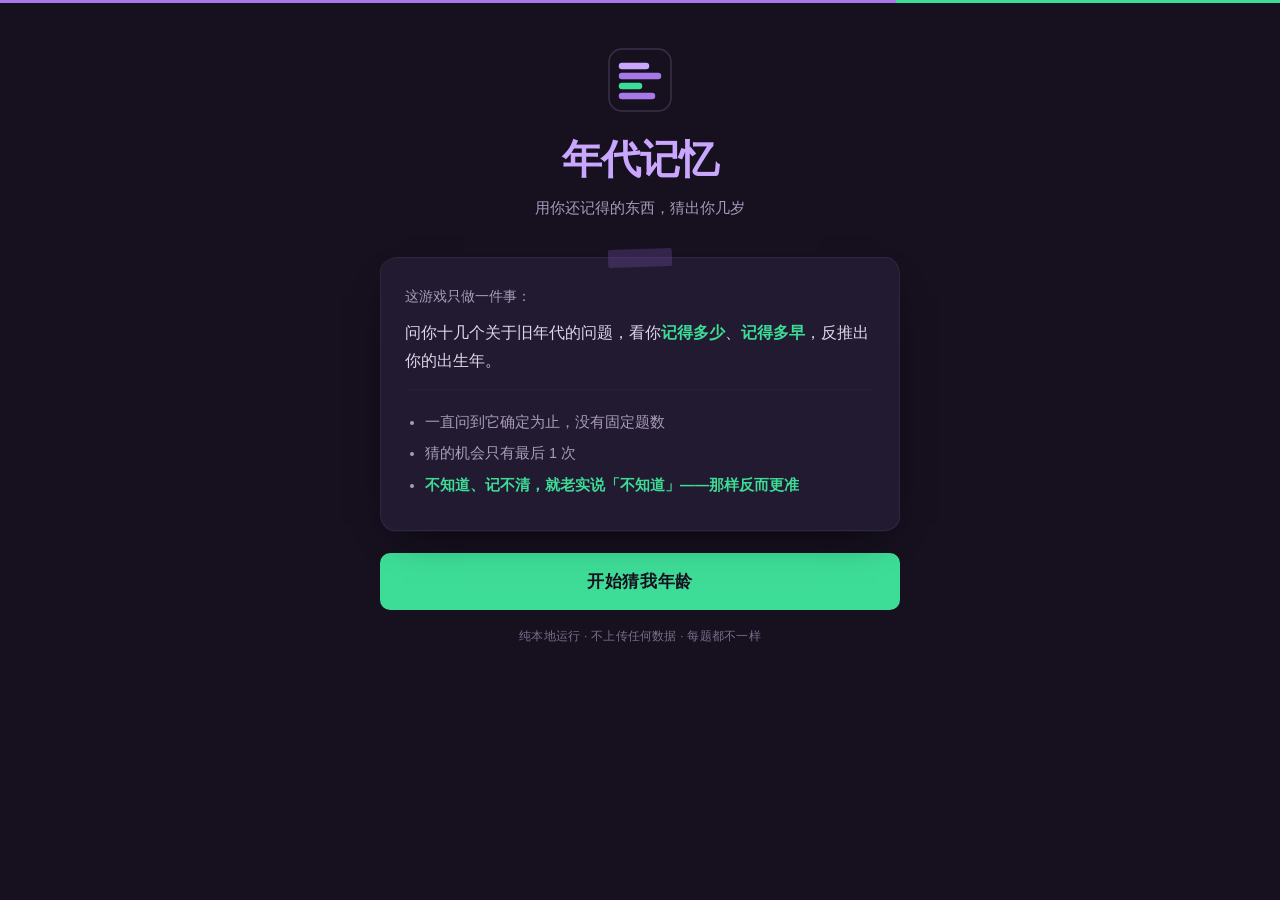
<file: age-memory/index.html>
<!DOCTYPE html>
<html lang="zh-CN">
<head>
<meta charset="utf-8">
<meta name="viewport" content="width=device-width, initial-scale=1, viewport-fit=cover">
<title>年代记忆 · 猜你的年龄</title>
<meta name="description" content="用你还记得的年代物件，猜猜你几岁。">
<link rel="icon" type="image/svg+xml" href="logo.svg">
<meta name="theme-color" content="#16101f">
<link rel="stylesheet" href="style.css">
</head>
<body>

<!-- ============ 标题页 ============ -->
<section class="view on" id="v-title">
  <div class="stage">
    <img class="badge-k" src="logo.svg" alt="" width="52" height="52">
    <h1 class="big">年代记忆</h1>
    <p class="sub">用你还记得的东西，猜出你几岁</p>

    <div class="card taped intro">
      <p class="lead">这游戏只做一件事：</p>
      <p>问你十几个关于旧年代的问题，看你<strong>记得多少</strong>、<strong>记得多早</strong>，反推出你的出生年。</p>
      <ul class="rules">
        <li>一直问到它确定为止，没有固定题数</li>
        <li>猜的机会只有最后 1 次</li>
        <li><strong>不知道、记不清，就老实说「不知道」——那样反而更准</strong></li>
      </ul>
    </div>

    <button class="btn big-btn" id="btnStart">开始猜我年龄</button>
    <p class="tiny">纯本地运行 · 不上传任何数据 · 每题都不一样</p>
  </div>
</section>

<!-- ============ 答题页 ============ -->
<section class="view" id="v-quiz">
  <div class="stage quiz-stage">
    <div class="prog">
      <div class="prog-bar"><i id="progFill"></i></div>
      <div class="prog-txt"><span id="qNo">第 1 题</span><span id="qPct">0%</span></div>
    </div>

    <div class="card taped qcard" id="qcard">
      <div class="qkind" id="qKind">年代回忆</div>
      <h2 class="qtitle" id="qTitle"></h2>
      <p class="qdesc" id="qDesc"></p>
      <p class="qask" id="qAsk"></p>
    </div>

    <div class="opts" id="opts"></div>
    <button class="btn ghost" id="btnGiveUp">跳过这道</button>
  </div>
</section>

<!-- ============ 揭晓页 ============ -->
<section class="view" id="v-reveal">
  <div class="stage">
    <div class="dots"><i></i><i></i><i></i></div>
    <p class="reveal-lead">我看你的记忆应该是——</p>
    <div class="stamp-wrap">
      <div class="age-big"><span id="guessAge">28</span><small>岁</small></div>
      <div class="stamp" id="stamp">猜</div>
    </div>
    <p class="reveal-note">一共问了 <b id="qTotal">0</b> 题</p>

    <div class="ask-real">
      <p class="ask-t">猜得准吗？</p>
      <div class="btn-row">
        <button class="btn" id="btnRight">猜中了</button>
        <button class="btn ghost" id="btnWrong">没猜中，我来填</button>
      </div>
      <div class="age-input" id="ageInput" hidden>
        <label>你的真实年龄</label>
        <div class="row-in">
          <input type="number" id="realAge" min="15" max="55" inputmode="numeric" placeholder="比如 32">
          <button class="btn" id="btnSubmitAge">确定</button>
        </div>
      </div>
      <button class="btn link" id="btnSkip">跳过，直接看结果</button>
    </div>
  </div>
</section>

<!-- ============ 结果页 ============ -->
<section class="view" id="v-result">
  <div class="stage">
    <h1 class="big sm">你的年代记忆</h1>

    <div class="card verdict" id="verdict"></div>

    <div class="card strata-card">
      <h2 class="sec-t">记忆的地层</h2>
      <p class="sec-d">你在每个年代的东西上，记得有多深</p>
      <div class="strata" id="strata"></div>
      <p class="strata-tip" id="strataTip"></p>
    </div>

    <div class="card" id="keyCard">
      <h2 class="sec-t">出卖你的那一题</h2>
      <p class="key-q" id="keyQ"></p>
      <p class="key-note" id="keyNote"></p>
    </div>

    <details class="log">
      <summary>看完整答题记录</summary>
      <ol id="logList"></ol>
    </details>

    <div class="share-card" id="shareCard">
      <p class="share-tip">长按下面这张图保存，转发给朋友</p>
      <img id="shareImg" alt="我的成绩，长按保存转发">
    </div>

    <div class="btn-row">
      <button class="btn" id="btnAgain">再玩一次</button>
    </div>
  </div>
</section>

<canvas id="shot" width="1080" height="1640" hidden></canvas>

<script type="module" src="game.js"></script>
</body>
</html>
</file>
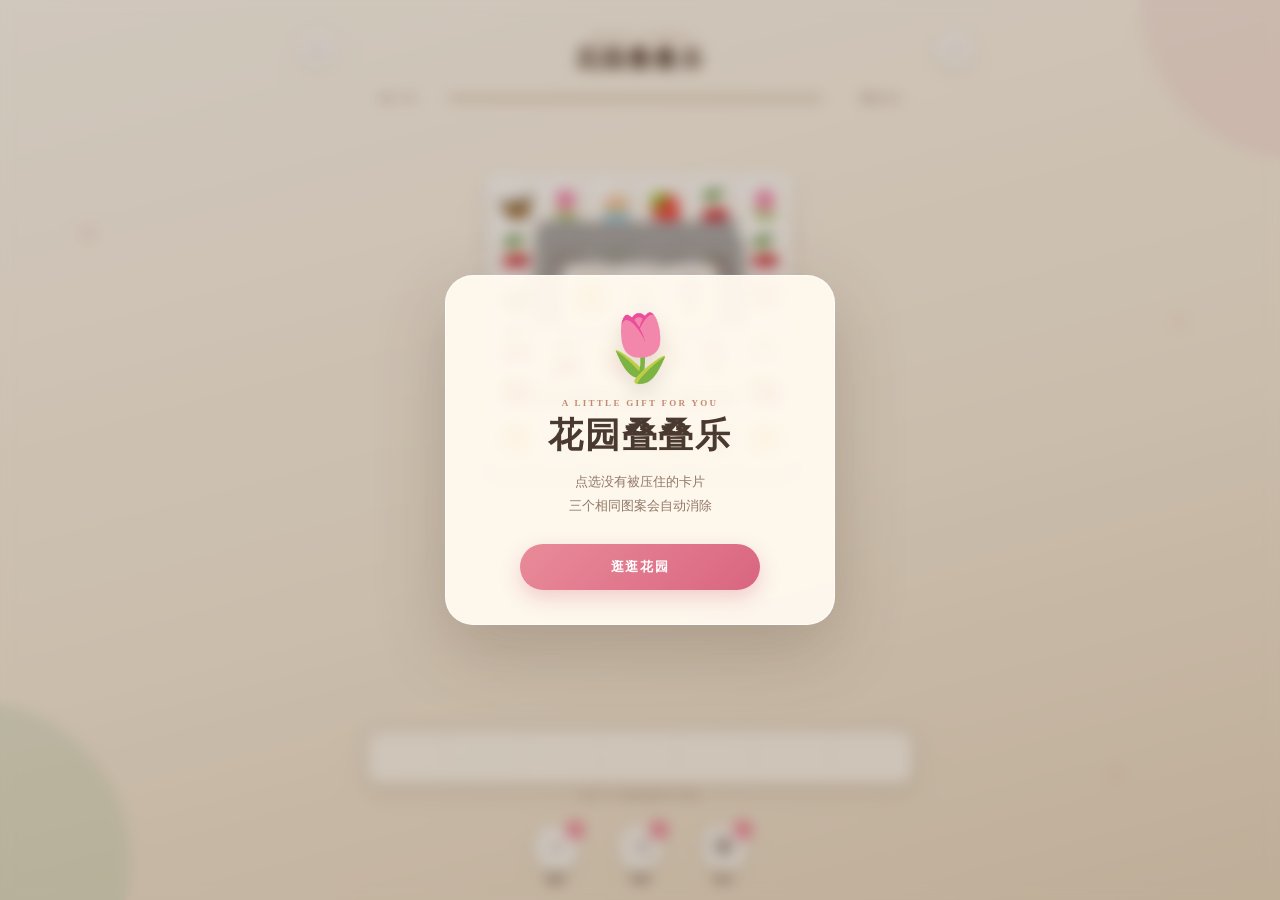
<file: garden-triple/index.html>
<!doctype html>
<html lang="zh-CN">
<head>
  <meta charset="UTF-8">
  <meta name="viewport" content="width=device-width, initial-scale=1, maximum-scale=1, user-scalable=no, viewport-fit=cover">
  <meta name="theme-color" content="#fff5e8">
  <title>花园叠叠乐</title>
  <link rel="stylesheet" href="./styles.css">
</head>
<body>
  <main class="game">
    <div class="petal p1">✿</div><div class="petal p2">✦</div><div class="petal p3">❀</div>
    <header>
      <button id="homeBtn" class="round-btn" aria-label="返回首页">⌂</button>
      <div class="title"><small>TRIPLE GARDEN</small><h1>花园叠叠乐</h1></div>
      <button id="soundBtn" class="round-btn" aria-label="声音开关">♪</button>
    </header>

    <section class="progress-wrap">
      <span id="levelText">第 1 关</span>
      <div class="progress"><i id="progressBar"></i></div>
      <span id="leftText">剩余 51</span>
    </section>

    <section id="board" class="board" aria-label="叠牌区域"></section>

    <section class="tray-area">
      <div id="tray" class="tray" aria-label="收集槽"></div>
      <p>凑齐三个相同图案即可消除</p>
    </section>

    <nav class="tools">
      <button id="undoBtn"><span>↶</span><b>撤回</b><small id="undoCount">3</small></button>
      <button id="shuffleBtn"><span>⤨</span><b>洗牌</b><small id="shuffleCount">2</small></button>
      <button id="removeBtn"><span>✣</span><b>移出</b><small id="removeCount">1</small></button>
    </nav>

    <section id="welcome" class="modal show">
      <div class="card welcome-card">
        <div class="mascot">🌷</div>
        <p class="overline">A LITTLE GIFT FOR YOU</p>
        <h2>花园叠叠乐</h2>
        <p>点选没有被压住的卡片<br>三个相同图案会自动消除</p>
        <button id="startBtn" class="main-btn">逛逛花园</button>
      </div>
    </section>

    <section id="result" class="modal">
      <div class="card result-card">
        <div id="resultIcon" class="result-icon">🎉</div>
        <p id="resultLabel" class="overline">GARDEN CLEARED</p>
        <h2 id="resultTitle">花园清空啦！</h2>
        <p id="resultDesc">眼力和运气都很棒</p>
        <button id="nextBtn" class="main-btn">下一座花园</button>
        <button id="retryBtn" class="text-btn">重新挑战</button>
      </div>
    </section>

    <div id="toast" class="toast"></div>
  </main>
  <script src="./game.js"></script>
</body>
</html>
</file>
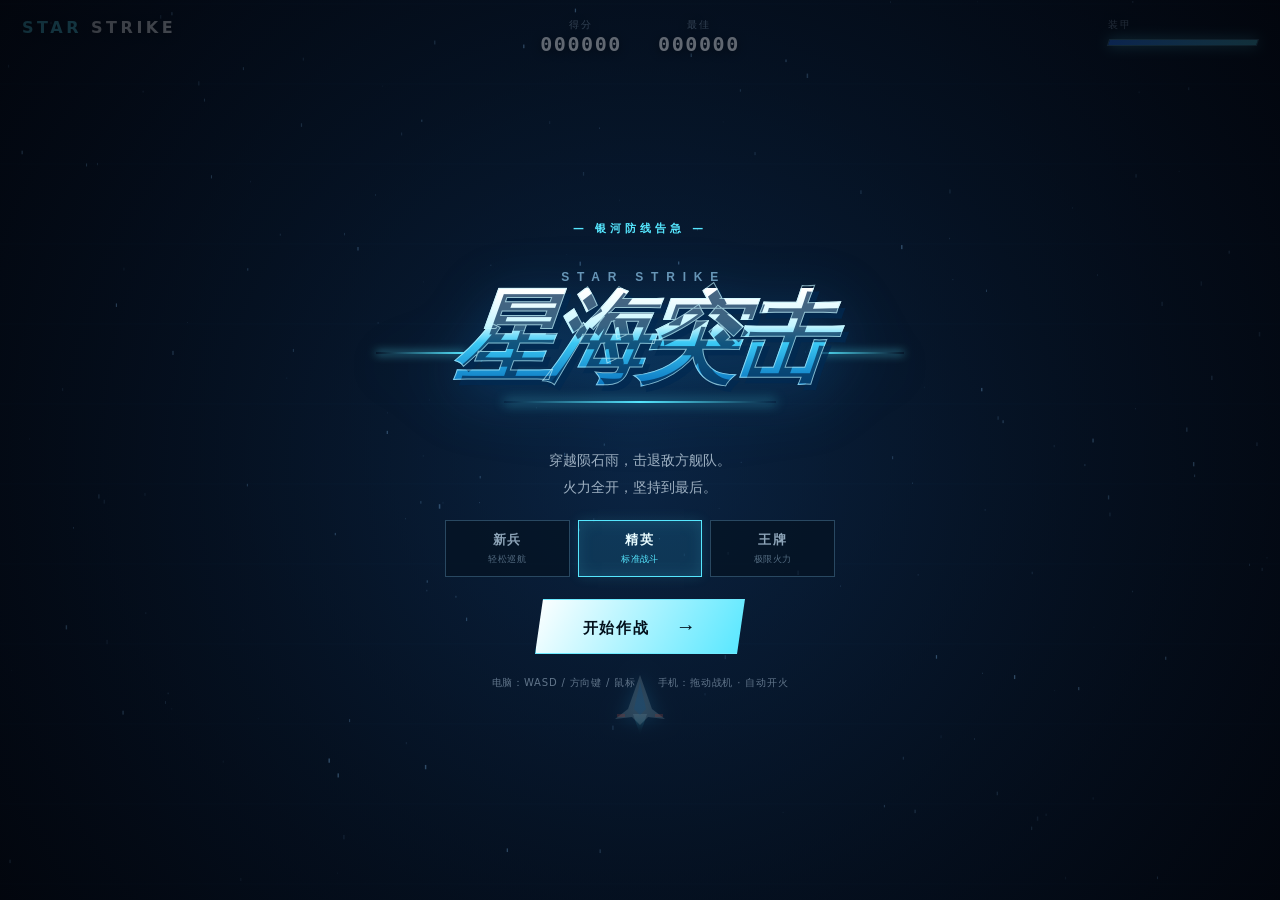
<file: sky-strike/index.html>
<!doctype html>
<html lang="zh-CN">
<head>
  <meta charset="UTF-8">
  <meta name="viewport" content="width=device-width, initial-scale=1, maximum-scale=1, user-scalable=no, viewport-fit=cover">
  <meta name="theme-color" content="#050b19">
  <title>星海突击</title>
  <link rel="stylesheet" href="./styles.css">
</head>
<body>
  <main class="game-shell">
    <canvas id="game" aria-label="星海突击游戏画面"></canvas>

    <header class="hud" aria-live="polite">
      <div class="brand"><span>STAR</span> STRIKE</div>
      <div class="stats">
        <div><small>得分</small><strong id="score">000000</strong></div>
        <div><small>最佳</small><strong id="best">000000</strong></div>
      </div>
      <div class="life-wrap">
        <small>装甲</small>
        <div class="life-bar"><i id="lifeBar"></i></div>
      </div>
    </header>

    <section id="startScreen" class="panel show">
      <div class="panel-card">
        <p class="eyebrow">— 银河防线告急 —</p>
        <h1 class="game-title">
          <small>STAR STRIKE</small>
          <span>星海突击</span>
          <i aria-hidden="true"></i>
        </h1>
        <p class="intro">穿越陨石雨，击退敌方舰队。<br>火力全开，坚持到最后。</p>
        <div class="difficulty" aria-label="选择游戏难度">
          <button data-level="easy">新兵<small>轻松巡航</small></button>
          <button class="active" data-level="normal">精英<small>标准战斗</small></button>
          <button data-level="hard">王牌<small>极限火力</small></button>
        </div>
        <button id="startBtn" class="primary-btn">开始作战 <b>→</b></button>
        <div class="tips">
          <span>电脑：WASD / 方向键 / 鼠标</span>
          <span>手机：拖动战机 · 自动开火</span>
        </div>
      </div>
    </section>

    <section id="gameOverScreen" class="panel">
      <div class="panel-card compact">
        <p class="eyebrow">— 战斗结束 —</p>
        <h2>任务总结</h2>
        <div class="final-score"><small>本次得分</small><strong id="finalScore">0</strong></div>
        <p id="finalLevel" class="final-level">精英难度</p>
        <p id="recordText" class="record-text">继续磨炼，王牌飞行员！</p>
        <button id="restartBtn" class="primary-btn">再次出击 <b>↻</b></button>
        <button id="changeLevelBtn" class="change-level-btn">更换难度</button>
        <div class="share-actions">
          <button id="shareBtn">↗ 分享战绩</button>
          <button id="copyBtn">▣ 复制战绩</button>
        </div>
        <p id="shareStatus" class="share-status" aria-live="polite"></p>
      </div>
    </section>

    <div class="mobile-controls" aria-hidden="true">
      <div id="joystick" class="joystick"><i></i></div>
      <button id="bombBtn" class="bomb-btn"><span>✦</span><small>脉冲</small></button>
    </div>

    <button id="pauseBtn" class="icon-btn" aria-label="暂停游戏">Ⅱ</button>
    <button id="soundBtn" class="icon-btn sound-btn" aria-label="关闭声音">♪</button>
    <div id="pauseLabel" class="pause-label">已暂停<br><small>点击继续</small></div>
    <div id="wechatShareGuide" class="wechat-share-guide" role="dialog" aria-modal="true" aria-label="微信分享提示">
      <div class="share-arrow">⌁</div>
      <div class="share-guide-card">
        <strong>分享战绩给好友</strong>
        <p>点击右上角 <b>···</b><br>选择“发送给朋友”或“分享到朋友圈”</p>
        <button id="closeShareGuide">知道了</button>
      </div>
    </div>
  </main>
  <script src="./game.js"></script>
</body>
</html>
</file>
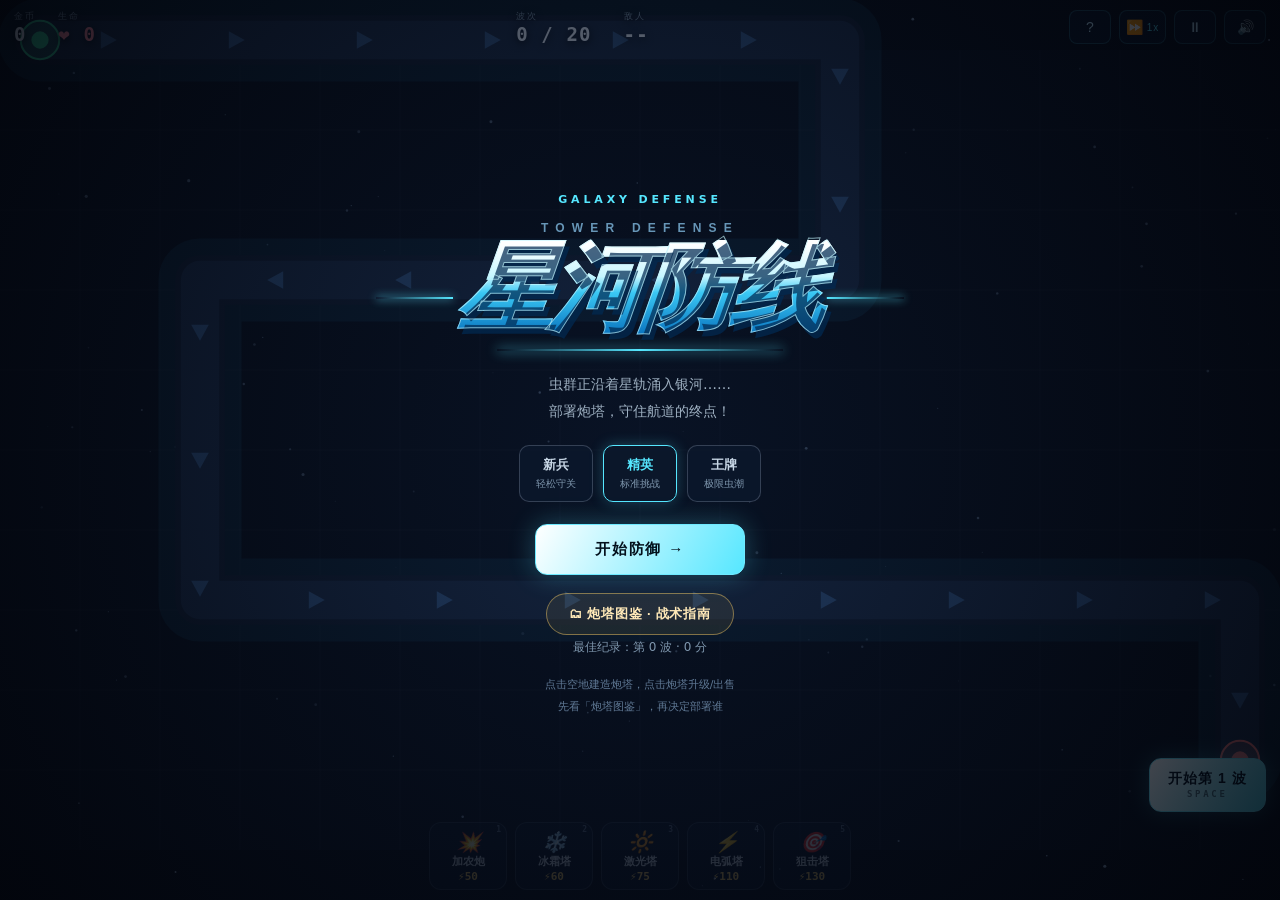
<file: tower-defense/index.html>
<!doctype html>
<html lang="zh-CN">
<head>
  <meta charset="UTF-8">
  <meta name="viewport" content="width=device-width, initial-scale=1, maximum-scale=1, user-scalable=no, viewport-fit=cover">
  <meta name="theme-color" content="#05070f">
  <title>星河防线</title>
  <link rel="icon" href="data:,">
  <link rel="stylesheet" href="./styles.css">
</head>
<body>
  <main class="game-shell">
    <canvas id="game"></canvas>

    <header class="hud">
      <div class="hud-group">
        <div class="stat"><small>金币</small><strong id="gold">200</strong></div>
        <div class="stat"><small>生命</small><strong id="lives">❤ 20</strong></div>
      </div>
      <div class="hud-group hud-center">
        <div class="stat"><small>波次</small><strong id="wave">0 / 20</strong></div>
        <div class="stat"><small>敌人</small><strong id="enemies">--</strong></div>
      </div>
      <div class="hud-group hud-btns">
        <button id="hudGuideBtn" class="icon-btn" title="炮塔图鉴">?</button>
        <button id="speedBtn" class="icon-btn" title="变速">⏩<small>1x</small></button>
        <button id="pauseBtn" class="icon-btn" title="暂停">⏸</button>
        <button id="soundBtn" class="icon-btn" title="声音">🔊</button>
      </div>
    </header>

    <button id="waveBtn" class="wave-btn">开始第 1 波 <b>SPACE</b></button>

    <nav id="toolbar" class="toolbar"></nav>

    <section id="towerPanel" class="tower-panel hide">
      <div class="tp-head">
        <b id="tpName">加农炮</b>
        <span id="tpLevel">Lv 1/3</span>
        <button id="tpClose" class="tp-close">✕</button>
      </div>
      <p id="tpDesc" class="tp-desc"></p>
      <div id="tpStats" class="tp-stats"></div>
      <div id="tpTip" class="tp-tip"></div>
      <div class="tp-btns">
        <button id="tpUpgrade" class="btn-up">升级</button>
        <button id="tpSell" class="btn-sell">出售</button>
      </div>
    </section>

    <div id="pauseLabel" class="pause-label">已暂停<small>点击继续</small></div>
    <div id="toast" class="toast"></div>
    <div id="hurt" class="hurt"></div>

    <section id="startScreen" class="panel show">
      <div class="panel-card">
        <p class="eyebrow">GALAXY DEFENSE</p>
        <h1 class="game-title">
          <small>TOWER DEFENSE</small>
          <span>星河防线</span>
          <i aria-hidden="true"></i>
        </h1>
        <p class="intro">虫群正沿着星轨涌入银河……<br>部署炮塔，守住航道的终点！</p>
        <div class="difficulty" aria-label="选择游戏难度">
          <button class="diff-btn" data-level="easy">新兵<small>轻松守关</small></button>
          <button class="diff-btn active" data-level="normal">精英<small>标准挑战</small></button>
          <button class="diff-btn" data-level="hard">王牌<small>极限虫潮</small></button>
        </div>
        <button id="startBtn" class="primary-btn">开始防御 <b>→</b></button>
        <button id="guideBtn" class="guide-open-btn">🗂 炮塔图鉴 · 战术指南</button>
        <p id="bestRecord" class="record-text"></p>
        <div class="tips">
          <span>点击空地建造炮塔，点击炮塔升级/出售</span>
          <span>先看「炮塔图鉴」，再决定部署谁</span>
        </div>
      </div>
    </section>

    <section id="guideScreen" class="panel guide-panel">
      <div class="guide-card">
        <p class="eyebrow">— 战术图鉴 —</p>
        <h2>炮塔介绍</h2>
        <div id="guideTowers" class="guide-list"></div>
        <h2 class="guide-sub">敌人情报</h2>
        <div id="guideEnemies" class="guide-list"></div>
        <div class="guide-strat">
          <b>推荐开局：</b>2 座加农炮撑场 → 加 1 座冰霜塔防漏 → 中期补激光/电弧 → 第 8 波前留钱升级狙击塔，准备迎接第 10 波 BOSS。
          <br>核心思路：<b>先防漏，再提伤害</b>——高速敌人用冰霜塔减速，扎堆小怪交给加农/电弧，坦克和 BOSS 交给狙击塔点名。
        </div>
        <button id="guideClose" class="primary-btn">知道了 <b>→</b></button>
      </div>
    </section>

    <section id="gameOverScreen" class="panel">
      <div class="panel-card compact">
        <p class="eyebrow">— 防线失守 —</p>
        <h2>任务失败</h2>
        <div class="final-score"><small>本次得分</small><strong id="ovScore">0</strong></div>
        <p id="ovWave" class="final-level">抵达第 0 波</p>
        <p id="ovBest" class="record-text"></p>
        <button id="retryBtn" class="primary-btn">再来一局 <b>→</b></button>
        <button id="changeBtn" class="change-level-btn">更换难度</button>
      </div>
    </section>

    <section id="victoryScreen" class="panel">
      <div class="panel-card compact">
        <p class="eyebrow">— 银河安全 —</p>
        <h2>防线坚守成功！</h2>
        <div class="final-score"><small>本次得分</small><strong id="vScore">0</strong></div>
        <p id="vWave" class="final-level">第 20 波</p>
        <p id="vBest" class="record-text"></p>
        <button id="continueBtn" class="primary-btn">继续无尽模式 <b>∞</b></button>
        <button id="vRetryBtn" class="change-level-btn">再来一局</button>
        <button id="vChangeBtn" class="change-level-btn">更换难度</button>
      </div>
    </section>
  </main>
  <script src="./game.js"></script>
</body>
</html>
</file>
<file: age-memory/style.css>
/* ============================================================
 * 年代记忆 · 界面与流程
 * 深紫底 + 纯色紫绿，配合作者博客的配色
 * ============================================================ */

:root {
  --bg: #16101f;
  --bg-soft: #1d1628;
  --card: #221a30;
  --card-hi: #2a2039;
  --ink: #ded7e9;
  --ink-soft: #a89cba;
  --ink-faint: #7a6f8d;
  --purple: #a678e8;
  --purple-deep: #c9a7ff;
  --purple-dim: #6b4a9e;
  --green: #3ddc97;
  --green-deep: #6ff0b8;
  --green-dim: #1f7a58;
  --line: #2f2740;
  --line-soft: #262033;
  --radius: 14px;
  --font: -apple-system, BlinkMacSystemFont, "Segoe UI", "PingFang SC",
          "Hiragino Sans GB", "Microsoft YaHei", sans-serif;
  --mono: "SF Mono", Menlo, Consolas, monospace;
}

* { box-sizing: border-box; }

html { -webkit-text-size-adjust: 100%; background: var(--bg); }

body {
  margin: 0;
  background: var(--bg);
  color: var(--ink);
  font-family: var(--font);
  font-size: 16px;
  line-height: 1.75;
  -webkit-font-smoothing: antialiased;
  min-height: 100vh;
  overflow-x: hidden;
}

body::before {
  content: "";
  position: fixed;
  top: 0; left: 0; right: 0;
  height: 3px;
  background: var(--purple);
  z-index: 10;
}

body::after {
  content: "";
  position: fixed;
  top: 0; right: 0;
  width: 30%;
  height: 3px;
  background: var(--green);
  z-index: 11;
}

/* 视图切换：不做淡入，直接出现，避免等待感 */
.view { display: none; }
.view.on { display: block; }

.stage {
  max-width: 560px;
  margin: 0 auto;
  padding: 48px 20px 72px;
}

/* ---------- 标题页 ---------- */
.badge-k {
  width: 64px; height: 64px;
  display: block;
  margin: 0 auto 24px;
}

.big {
  font-size: 40px;
  line-height: 1.18;
  margin: 0 0 12px;
  text-align: center;
  font-weight: 800;
  letter-spacing: -.02em;
  color: var(--purple-deep);
}
.big.sm { font-size: 30px; }

.sub {
  text-align: center;
  color: var(--ink-soft);
  margin: 0 0 36px;
  font-size: 15px;
}

/* ---------- 卡片：纸质档案感，但换成深色 ---------- */
.card {
  position: relative;
  background: var(--card);
  border: 1px solid var(--line);
  border-radius: 18px 14px 17px 15px / 15px 18px 14px 17px;
  padding: 26px 24px;
  margin: 0 0 22px;
  box-shadow: 0 1px 0 rgba(255,255,255,.03), 0 16px 40px -22px rgba(0,0,0,.9);
}

/* 胶带贴纸 */
.taped::before {
  content: "";
  position: absolute;
  top: -9px; left: 50%;
  transform: translateX(-50%) rotate(-2deg);
  width: 64px; height: 18px;
  background: var(--purple-dim);
  opacity: .35;
  border-radius: 2px;
}

.intro .lead { margin: 0 0 10px; color: var(--ink-soft); font-size: 14px; }
.intro p { margin: 0 0 14px; }

.rules {
  margin: 14px 0 0;
  padding: 14px 0 0 20px;
  border-top: 1px solid var(--line-soft);
  font-size: 14.5px;
  color: var(--ink-soft);
}
.rules li { margin: 6px 0; }
.rules strong, .intro strong { color: var(--green); font-weight: 600; }

/* ---------- 按钮 ---------- */
.btn {
  display: inline-block;
  padding: 14px 22px;
  font-family: inherit;
  font-size: 16px;
  font-weight: 600;
  color: var(--bg);
  background: var(--green);
  border: 0;
  border-radius: 10px;
  cursor: pointer;
  transition: background .14s ease, transform .06s ease;
  -webkit-appearance: none;
  text-align: center;
}
.btn:hover { background: var(--green-deep); }
.btn:active { transform: translateY(1px); }

.btn.big-btn {
  display: block;
  width: 100%;
  padding: 17px;
  font-size: 17px;
  letter-spacing: .04em;
}

.btn.ghost {
  background: transparent;
  color: var(--ink-soft);
  border: 1px solid var(--line);
}
.btn.ghost:hover { color: var(--purple-deep); border-color: var(--purple-dim); background: var(--bg-soft); }

.btn.link {
  background: none;
  border: 0;
  color: var(--ink-faint);
  font-size: 13.5px;
  padding: 10px 0;
  text-decoration: underline;
  text-underline-offset: 3px;
}
.btn.link:hover { color: var(--purple); background: none; }

.btn-row { display: flex; gap: 12px; flex-wrap: wrap; margin-top: 18px; }
.btn-row .btn { flex: 1 1 140px; }

/* ---------- 分享成绩图 ---------- */
.share-card {
  margin: 28px 0 0;
  padding: 18px 16px 16px;
  border: 1px solid var(--line);
  border-radius: 16px;
  background: var(--bg-soft);
  text-align: center;
}
.share-card[hidden] { display: none; }

.share-tip {
  margin: 0 0 14px;
  font-size: 13.5px;
  color: var(--green);
  letter-spacing: .02em;
}

.share-card img {
  display: block;
  width: 100%;
  max-width: 380px;
  margin: 0 auto;
  border-radius: 10px;
  /* 长按保存的关键：避免浏览器把图当链接/禁止选中 */
  -webkit-touch-callout: default;
  -webkit-user-select: auto;
  user-select: auto;
}

.tiny {
  text-align: center;
  font-size: 12px;
  color: var(--ink-faint);
  margin: 16px 0 0;
  letter-spacing: .02em;
}

/* ---------- 答题页 ---------- */
.quiz-stage { padding-top: 32px; }

.prog { margin: 0 0 22px; }

.prog-bar {
  height: 4px;
  background: var(--line);
  border-radius: 3px;
  overflow: hidden;
}
.prog-bar i {
  display: block;
  height: 100%;
  width: 0;
  background: var(--green);
  border-radius: 3px;
  transition: width .25s ease;
}

.prog-txt {
  display: flex;
  justify-content: space-between;
  font-size: 12px;
  color: var(--ink-faint);
  margin-top: 8px;
  font-variant-numeric: tabular-nums;
}

.qcard { padding: 28px 24px; }

.qkind {
  font-size: 11.5px;
  letter-spacing: .12em;
  color: var(--green);
  margin: 0 0 12px;
  text-transform: uppercase;
}

.qtitle {
  font-size: 24px;
  line-height: 1.4;
  margin: 0 0 10px;
  font-weight: 700;
  color: var(--purple-deep);
  letter-spacing: -.01em;
}

.qdesc {
  margin: 0 0 14px;
  color: var(--ink-soft);
  font-size: 15px;
}

.qask {
  margin: 0;
  padding-top: 14px;
  border-top: 1px solid var(--line-soft);
  color: var(--ink);
  font-size: 15.5px;
}

.opts { display: flex; flex-direction: column; gap: 10px; }

.opt {
  display: block;
  width: 100%;
  padding: 15px 18px;
  text-align: left;
  font-family: inherit;
  font-size: 15.5px;
  color: var(--ink);
  background: var(--bg-soft);
  border: 1px solid var(--line);
  border-radius: 11px;
  cursor: pointer;
  transition: border-color .13s ease, background .13s ease, color .13s ease;
}
.opt:hover { border-color: var(--purple-dim); background: var(--card-hi); color: var(--purple-deep); }
.opt:active { transform: translateY(1px); }

.opt .tag {
  display: inline-block;
  min-width: 22px;
  margin-right: 10px;
  font-size: 12px;
  color: var(--ink-faint);
  font-variant-numeric: tabular-nums;
}

#btnGiveUp { display: block; margin: 18px auto 0; }

/* ---------- 揭晓页 ---------- */
.dots { display: flex; gap: 8px; justify-content: center; margin: 40px 0 28px; }
.dots i {
  width: 9px; height: 9px;
  border-radius: 50%;
  background: var(--purple-dim);
  animation: dot 1.1s infinite ease-in-out;
}
.dots i:nth-child(2) { animation-delay: .18s; }
.dots i:nth-child(3) { animation-delay: .36s; }
@keyframes dot {
  0%, 80%, 100% { opacity: .3; transform: scale(.8); }
  40% { opacity: 1; transform: scale(1); }
}

.reveal-lead {
  text-align: center;
  color: var(--ink-soft);
  font-size: 15px;
  margin: 0 0 8px;
}

.stamp-wrap {
  position: relative;
  display: flex;
  align-items: baseline;
  justify-content: center;
  gap: 6px;
  margin: 0 0 10px;
}

.age-big {
  font-size: 82px;
  font-weight: 800;
  line-height: 1;
  color: var(--purple-deep);
  letter-spacing: -.03em;
  font-variant-numeric: tabular-nums;
}
.age-big small { font-size: 26px; margin-left: 6px; color: var(--ink-soft); font-weight: 600; }

.stamp {
  position: absolute;
  right: 6px; top: -8px;
  width: 56px; height: 56px;
  display: flex; align-items: center; justify-content: center;
  font-size: 24px; font-weight: 800;
  color: #ff7b6b;
  border: 3px solid #ff7b6b;
  border-radius: 8px;
  transform: rotate(-12deg);
  opacity: 0;
}
.stamp.on { animation: stampIn .45s ease-out forwards; }
@keyframes stampIn {
  0% { opacity: 0; transform: rotate(-12deg) scale(2.2); }
  70% { opacity: 1; transform: rotate(-12deg) scale(.94); }
  100% { opacity: 1; transform: rotate(-12deg) scale(1); }
}

.reveal-note {
  text-align: center;
  color: var(--ink-faint);
  font-size: 13px;
  margin: 0 0 40px;
}
.reveal-note b { color: var(--green); }

.ask-real {
  border-top: 1px solid var(--line);
  padding-top: 24px;
  text-align: center;
}
.ask-t { font-size: 16px; margin: 0 0 18px; color: var(--ink-soft); }

.age-input { margin-top: 18px; text-align: left; }
.age-input label { display: block; font-size: 13px; color: var(--ink-faint); margin-bottom: 8px; }
.row-in { display: flex; gap: 10px; }
.row-in input {
  flex: 1;
  padding: 13px 15px;
  font-family: inherit;
  font-size: 16px;
  color: var(--green-deep);
  background: var(--bg);
  border: 1px solid var(--line);
  border-radius: 10px;
  -webkit-appearance: none;
}
.row-in input:focus { outline: none; border-color: var(--green-dim); }
.row-in .btn { flex: 0 0 auto; padding: 13px 22px; }

/* ---------- 结果页 ---------- */
.verdict { text-align: center; }
.verdict .v-age { font-size: 34px; font-weight: 800; color: var(--purple-deep); }
.verdict .v-line { margin: 8px 0 0; font-size: 15px; color: var(--ink-soft); }
.verdict .v-diff { margin: 6px 0 0; font-size: 14px; }
.verdict .v-diff.young { color: var(--green); }
.verdict .v-diff.old { color: #e8a04c; }
.verdict .v-diff.zero { color: var(--green-deep); font-weight: 700; }

.sec-t {
  font-size: 17px;
  margin: 0 0 4px;
  color: var(--purple-deep);
  font-weight: 700;
}
.sec-d { margin: 0 0 20px; font-size: 13px; color: var(--ink-faint); }

.strata { display: flex; flex-direction: column; gap: 12px; }

.stratum { display: flex; align-items: center; gap: 10px; }
.st-year {
  flex: 0 0 54px;
  min-width: 54px;
  font-size: 12px;
  color: var(--ink-soft);
  font-variant-numeric: tabular-nums;
  letter-spacing: .02em;
  white-space: nowrap;
}
.st-bar {
  flex: 1 1 auto;
  min-width: 0;
  height: 12px;
  background: var(--line-soft);
  border-radius: 6px;
  overflow: hidden;
}
.st-bar i {
  display: block;
  height: 100%;
  border-radius: 6px;
  width: 0;
  transition: width .5s ease;
}
.st-val { flex: 0 0 32px; font-size: 11px; color: var(--ink-faint); text-align: right; }

.st-fossil {
  margin: 5px 0 0 0;
  font-size: 11.5px;
  color: var(--green);
  line-height: 1.5;
  word-break: break-all;
}
.st-empty { margin: 5px 0 0 0; font-size: 11.5px; color: var(--ink-faint); }

.strata-tip {
  margin: 22px 0 0;
  padding-top: 16px;
  border-top: 1px solid var(--line-soft);
  font-size: 14px;
  color: var(--ink);
}
.strata-tip b { color: var(--green); }

.key-q { font-size: 16px; margin: 0 0 8px; color: var(--ink); }
.key-note { margin: 0; font-size: 13.5px; color: var(--ink-faint); }

.log { margin: 22px 0 0; }
.log summary {
  cursor: pointer;
  font-size: 13.5px;
  color: var(--ink-soft);
  padding: 10px 0;
  list-style: none;
}
.log summary::-webkit-details-marker { display: none; }
.log summary::before { content: "▸ "; color: var(--purple); }
.log[open] summary::before { content: "▾ "; }
.log ol { margin: 8px 0 0; padding-left: 20px; font-size: 13px; color: var(--ink-soft); }
.log li { margin: 6px 0; }
.log .lg-q { color: var(--ink); }
.log .lg-a { color: var(--green); }

/* ---------- 手机 ---------- */
@media (max-width: 520px) {
  .stage { padding: 34px 16px 60px; }
  .big { font-size: 32px; }
  .big.sm { font-size: 26px; }
  .qtitle { font-size: 21px; }
  .age-big { font-size: 60px; }
  .stamp { width: 46px; height: 46px; font-size: 20px; right: 0; top: 0; }
  .verdict .v-age { font-size: 26px; }
  .card { padding: 22px 18px; border-radius: 15px 12px 14px 13px / 13px 15px 12px 14px; }
  .opt { padding: 14px 15px; font-size: 15px; }
  .btn-row .btn { flex: 1 1 100%; }
  .st-year { flex-basis: 48px; min-width: 48px; font-size: 11.5px; }
  .st-val { flex-basis: 28px; }
  .strata-tip { font-size: 13px; }
  .key-q { font-size: 15px; }
}
</file>
<file: garden-triple/styles.css>
:root { --cream:#fff8ed; --ink:#49392f; --pink:#ef7890; --green:#66a672; --gold:#e9ae55; }
* { box-sizing:border-box; }
html,body { width:100%; height:100%; margin:0; overflow:hidden; }
body { background:#f4e8d4; color:var(--ink); font-family:"Microsoft YaHei","PingFang SC",system-ui,sans-serif; user-select:none; -webkit-tap-highlight-color:transparent; touch-action:manipulation; }
.game { position:relative; width:100%; height:100%; min-height:520px; overflow:hidden; background:radial-gradient(circle at 18% 14%,rgba(255,255,255,.95) 0 2px,transparent 3px),radial-gradient(circle at 80% 24%,rgba(255,255,255,.7) 0 1px,transparent 2px),linear-gradient(165deg,#fffaf0,#f8edda 55%,#e8d8bf); }
.game::before,.game::after { content:""; position:absolute; z-index:0; width:320px; height:320px; border-radius:50%; filter:blur(2px); opacity:.14; }
.game::before { left:-190px; bottom:-120px; background:#6ca779; }
.game::after { right:-180px; top:-160px; background:#ed9bab; }
.petal { position:absolute; color:#df9b9d; opacity:.22; font-size:28px; animation:float 5s ease-in-out infinite; }.p1{left:6%;top:24%}.p2{right:7%;top:34%;animation-delay:-2s}.p3{right:12%;bottom:12%;animation-delay:-3s}@keyframes float{50%{transform:translateY(-10px) rotate(12deg)}}
header { position:relative; z-index:2; height:84px; display:grid; grid-template-columns:46px 1fr 46px; align-items:center; max-width:720px; margin:auto; padding:max(12px,env(safe-area-inset-top)) 18px 0; }
.title { text-align:center; }.title small { color:#b5947c; font:700 8px/1 serif; letter-spacing:.35em; }.title h1 { margin:3px 0 0; font:900 24px/1.1 serif; letter-spacing:.08em; color:#594034; }
.round-btn { width:38px;height:38px;border:1px solid rgba(121,91,70,.18);border-radius:50%;background:rgba(255,255,255,.58);color:#876e5e;font-size:18px;cursor:pointer;box-shadow:0 4px 14px rgba(103,73,48,.08); }
.progress-wrap { position:relative;z-index:2;display:grid;grid-template-columns:58px 1fr 68px;align-items:center;gap:10px;width:min(90%,520px);margin:7px auto 0;color:#9a7c68;font-size:11px; }
.progress-wrap span:last-child{text-align:right}.progress{height:7px;padding:2px;border-radius:8px;background:#e1d2be}.progress i{display:block;width:0;height:100%;border-radius:5px;background:linear-gradient(90deg,#80b77c,#e3b85b);transition:width .3s}
.board { position:relative;z-index:2;width:min(94vw,560px);height:min(52vh,440px);margin:4px auto 0; }
.tile { position:absolute; display:grid; place-items:center; width:58px; height:66px; padding:0; border:0; border-radius:13px; background:linear-gradient(145deg,#fff,#fff8e9); box-shadow:0 5px 0 #d5bea3,0 8px 14px rgba(80,54,35,.17); font-size:30px; cursor:pointer; transition:left .25s,top .25s,transform .16s,opacity .2s,filter .2s; }
.tile::after { content:"";position:absolute;inset:5px;border:1px solid rgba(207,168,124,.25);border-radius:9px;pointer-events:none }.tile.free:hover{transform:translateY(-4px) rotate(-2deg)}.tile.blocked{filter:saturate(.35) brightness(.76);cursor:default}.tile.blocked::before{content:"";position:absolute;inset:0;border-radius:13px;background:rgba(85,70,59,.18)}.tile.removing{transform:scale(.25) rotate(20deg);opacity:0}.tile.hint{animation:pulse .75s ease-in-out 2}@keyframes pulse{50%{transform:translateY(-7px);box-shadow:0 5px 0 #d5bea3,0 0 24px #efbd69}}
.tray-area { position:absolute;z-index:5;left:50%;bottom:max(92px,calc(env(safe-area-inset-bottom) + 82px));transform:translateX(-50%);width:min(94%,550px);text-align:center; }.tray { display:grid;grid-template-columns:repeat(7,1fr);gap:3px;min-height:58px;padding:5px;border:2px solid rgba(125,91,64,.25);border-radius:15px;background:rgba(255,250,239,.86);box-shadow:inset 0 3px 10px rgba(117,82,54,.1),0 8px 22px rgba(93,65,43,.1);backdrop-filter:blur(8px)}.tray-slot{display:grid;place-items:center;min-width:0;height:44px;border-right:1px dashed rgba(120,91,68,.16);font-size:25px}.tray-slot:last-child{border:0}.tray-slot.pop{animation:pop .25s}@keyframes pop{50%{transform:scale(1.25)}}.tray-area p{margin:5px;color:#aa8e78;font-size:9px;letter-spacing:.12em}
.tools { position:absolute;z-index:6;left:50%;bottom:max(12px,env(safe-area-inset-bottom));transform:translateX(-50%);display:flex;gap:18px}.tools button{position:relative;width:66px;border:0;background:transparent;color:#7d6656;cursor:pointer}.tools span{display:grid;place-items:center;width:43px;height:43px;margin:auto;border:1px solid rgba(110,81,59,.19);border-radius:15px;background:rgba(255,255,255,.7);box-shadow:0 5px 13px rgba(91,64,44,.1);font-size:21px}.tools b{display:block;margin-top:4px;font-size:10px}.tools small{position:absolute;right:5px;top:-4px;display:grid;place-items:center;width:18px;height:18px;border-radius:50%;background:var(--pink);color:#fff;font-size:9px}.tools button:disabled{opacity:.38}
.modal { position:absolute;z-index:20;inset:0;display:grid;place-items:center;padding:24px;background:rgba(73,55,43,.26);backdrop-filter:blur(7px);opacity:0;visibility:hidden;transition:.3s}.modal.show{opacity:1;visibility:visible}.card{width:min(390px,100%);padding:34px 25px;border:1px solid rgba(255,255,255,.8);border-radius:28px;background:rgba(255,250,240,.95);text-align:center;box-shadow:0 25px 70px rgba(79,55,37,.24)}.mascot,.result-icon{font-size:65px;filter:drop-shadow(0 8px 9px rgba(90,61,38,.15));animation:float 3s ease-in-out infinite}.overline{margin:13px 0 6px;color:#c18b72;font:700 9px/1 serif;letter-spacing:.25em}.card h2{margin:7px 0 12px;font:900 35px/1.2 serif;letter-spacing:.05em}.card>p:not(.overline){color:#927767;font-size:13px;line-height:1.8}.main-btn{width:min(240px,100%);margin-top:14px;padding:14px;border:0;border-radius:30px;background:linear-gradient(135deg,#e98b99,#d96580);box-shadow:0 8px 20px rgba(209,89,119,.27);color:#fff;font-weight:800;letter-spacing:.12em;cursor:pointer}.text-btn{display:block;margin:14px auto 0;border:0;border-bottom:1px solid #b89b86;background:none;color:#9b7f6b;cursor:pointer}.toast{position:absolute;z-index:30;left:50%;bottom:170px;transform:translate(-50%,15px);padding:9px 18px;border-radius:20px;background:rgba(69,52,42,.88);color:#fff;font-size:11px;opacity:0;pointer-events:none;transition:.25s}.toast.show{opacity:1;transform:translate(-50%,0)}
@media(max-width:600px){.board{height:calc(100vh - 285px);min-height:255px}.tile{width:48px;height:55px;border-radius:11px;font-size:25px}.title h1{font-size:21px}.tray-area{bottom:max(86px,calc(env(safe-area-inset-bottom) + 78px))}.tools{gap:9px}.petal{display:none}}
@media(max-height:650px){header{height:62px}.progress-wrap{margin-top:0}.board{height:calc(100vh - 245px)}.tray-area{bottom:75px}.tools{bottom:5px}.tools span{height:36px;width:40px}.tools b{display:none}}
</file>
<file: sky-strike/styles.css>
:root {
  color-scheme: dark;
  --cyan: #56e7ff;
  --blue: #2376ff;
  --orange: #ff7b46;
  --ink: #050b19;
}

* { box-sizing: border-box; }

html, body {
  width: 100%;
  height: 100%;
  margin: 0;
  overflow: hidden;
  background: #02050c;
  font-family: "Segoe UI", "Microsoft YaHei", system-ui, sans-serif;
  touch-action: none;
  user-select: none;
}

.game-shell { position: relative; width: 100%; height: 100%; overflow: hidden; background: var(--ink); }
#game { display: block; width: 100%; height: 100%; }

.hud {
  position: absolute;
  z-index: 5;
  inset: max(18px, env(safe-area-inset-top)) max(22px, env(safe-area-inset-right)) auto max(22px, env(safe-area-inset-left));
  display: grid;
  grid-template-columns: 1fr auto 1fr;
  align-items: start;
  gap: 28px;
  pointer-events: none;
  text-shadow: 0 2px 8px #000;
}

.brand { font-size: 16px; font-weight: 900; letter-spacing: .22em; }
.brand span { color: var(--cyan); }
.stats { display: flex; gap: 36px; text-align: center; }
.stats div, .life-wrap { display: flex; flex-direction: column; gap: 2px; }
.hud small { color: #7f97ae; font-size: 10px; letter-spacing: .22em; }
.hud strong { font: 700 20px/1 Consolas, monospace; letter-spacing: .08em; }
.life-wrap { justify-self: end; width: 150px; }
.life-bar { height: 7px; margin-top: 5px; border: 1px solid #3e647d; transform: skewX(-18deg); background: #09192a; }
.life-bar i { display: block; width: 100%; height: 100%; background: linear-gradient(90deg, var(--blue), var(--cyan)); box-shadow: 0 0 12px var(--cyan); transition: width .25s; }

.panel {
  position: absolute;
  z-index: 10;
  inset: 0;
  display: grid;
  place-items: center;
  padding: 24px;
  background: radial-gradient(circle at center, rgba(10, 39, 74, .4), rgba(2, 5, 12, .84));
  opacity: 0;
  visibility: hidden;
  transition: opacity .35s, visibility .35s;
}
.panel.show { opacity: 1; visibility: visible; }
.panel-card { width: min(520px, 100%); text-align: center; }
.eyebrow { color: var(--cyan); font-size: 11px; font-weight: 700; letter-spacing: .35em; }
.game-title { position: relative; width: min(580px, 100%); margin: 15px auto 22px; padding: 20px 12px 22px; line-height: 1; font-style: italic; text-transform: uppercase; filter: drop-shadow(0 12px 28px rgba(16,124,207,.28)); }
.game-title small { display: block; margin: 0 0 5px; color: #6796b7; font: 800 clamp(9px,1.4vw,12px)/1 "Segoe UI",sans-serif; letter-spacing: .65em; transform: translateX(.3em); }
.game-title span { position: relative; z-index: 1; display: block; color: #eafcff; font-size: clamp(58px,9.2vw,100px); font-weight: 1000; letter-spacing: -.08em; white-space: nowrap; transform: skewX(-6deg); background: linear-gradient(180deg,#fff 4%,#c6f6ff 38%,#3ac8f4 55%,#0871bd 100%); -webkit-background-clip: text; background-clip: text; -webkit-text-fill-color: transparent; -webkit-text-stroke: 1px rgba(196,247,255,.65); text-shadow: 5px 6px 0 rgba(2,42,82,.72); }
.game-title::before, .game-title::after { content:""; position:absolute; top:58%; width:clamp(28px,7vw,90px); height:2px; background:linear-gradient(90deg,transparent,var(--cyan)); box-shadow:0 0 9px var(--cyan); }
.game-title::before { left:-4px; }
.game-title::after { right:-4px; transform:scaleX(-1); }
.game-title i { display:block; width:55%; height:2px; margin:13px auto 0; background:linear-gradient(90deg,transparent,var(--cyan),transparent); box-shadow:0 0 12px var(--cyan); }
.intro { color: #9eb0c1; line-height: 1.9; font-size: 14px; }
.primary-btn {
  min-width: 210px;
  margin: 22px 0;
  padding: 15px 24px;
  border: 1px solid #6eeaff;
  color: #03101c;
  background: linear-gradient(120deg, #fff, var(--cyan));
  box-shadow: 0 0 26px rgba(86, 231, 255, .28);
  font-weight: 900;
  font-size: 15px;
  letter-spacing: .12em;
  cursor: pointer;
  clip-path: polygon(8px 0, 100% 0, calc(100% - 8px) 100%, 0 100%);
  transition: transform .2s, filter .2s;
}
.primary-btn:hover { transform: translateY(-2px); filter: brightness(1.1); }
.primary-btn b { margin-left: 20px; font-size: 20px; }
.difficulty { display: grid; grid-template-columns: repeat(3, 1fr); gap: 8px; max-width: 390px; margin: 20px auto 0; }
.difficulty button { padding: 10px 5px; border: 1px solid #294861; color: #8da4b8; background: rgba(5,18,34,.72); cursor: pointer; font-weight: 800; letter-spacing: .12em; transition: .2s; }
.difficulty button small { display: block; margin-top: 4px; color: #536b80; font-size: 9px; font-weight: 500; letter-spacing: .05em; }
.difficulty button.active { border-color: var(--cyan); color: #e8fcff; background: rgba(29,126,169,.25); box-shadow: inset 0 0 16px rgba(86,231,255,.12), 0 0 12px rgba(86,231,255,.12); }
.difficulty button.active small { color: var(--cyan); }
.tips { display: flex; justify-content: center; gap: 22px; color: #61758a; font-size: 10px; letter-spacing: .08em; }
h2 { margin: 8px 0 22px; font-size: clamp(36px, 8vw, 64px); font-style: italic; }
.final-score { display: flex; flex-direction: column; color: #8095aa; }
.final-score strong { color: white; font: 800 clamp(42px, 9vw, 72px)/1 Consolas, monospace; text-shadow: 0 0 22px var(--blue); }
.final-level { display: inline-block; margin: 8px 0 0; padding: 4px 12px; border: 1px solid #31546d; color: #87a9c1; font-size: 10px; letter-spacing: .18em; }
.record-text { color: var(--cyan); font-size: 13px; }
.change-level-btn { display: block; margin: -12px auto 20px; border: 0; border-bottom: 1px solid #547087; padding: 4px 2px; color: #7893a8; background: transparent; font-size: 11px; cursor: pointer; }
.change-level-btn:hover { color: var(--cyan); border-color: var(--cyan); }
.share-actions { display: flex; justify-content: center; gap: 9px; margin-top: -10px; }
.share-actions button { padding: 9px 13px; border: 1px solid #36536b; background: rgba(8,23,39,.75); color: #9fb8cc; font-size: 11px; cursor: pointer; }
.share-actions button:hover { border-color: var(--cyan); color: var(--cyan); }
.share-status { min-height: 16px; margin: 8px 0 0; color: #70ffb3; font-size: 10px; }

.icon-btn {
  position: absolute;
  z-index: 7;
  right: max(22px, env(safe-area-inset-right));
  bottom: max(22px, env(safe-area-inset-bottom));
  width: 42px;
  height: 42px;
  border: 1px solid #38536b;
  border-radius: 50%;
  background: rgba(5, 13, 26, .72);
  color: #9ab1c7;
  cursor: pointer;
  display: none;
}
.pause-label { position: absolute; z-index: 8; inset: 50% auto auto 50%; transform: translate(-50%, -50%); text-align: center; font-size: 40px; font-weight: 900; letter-spacing: .15em; display: none; text-shadow: 0 0 25px #000; }
.pause-label small { color: #7890a8; font-size: 11px; }
.pause-label.show { display: block; }
.sound-btn { right: max(74px, calc(env(safe-area-inset-right) + 52px)); font-size: 18px; }
.sound-btn.muted { color: #536274; text-decoration: line-through; }
.mobile-controls { display: none; }
.wechat-share-guide { position: absolute; z-index: 30; inset: 0; display: none; align-items: flex-start; justify-content: center; padding: max(100px, calc(env(safe-area-inset-top) + 80px)) 24px 24px; background: rgba(1,6,14,.88); backdrop-filter: blur(5px); }
.wechat-share-guide.show { display: flex; }
.share-arrow { position: absolute; top: max(8px, env(safe-area-inset-top)); right: 22px; color: var(--cyan); font-size: 78px; line-height: 1; transform: rotate(-34deg); text-shadow: 0 0 16px var(--cyan); }
.share-guide-card { width: min(330px,100%); padding: 26px 22px; border: 1px solid #39627c; background: rgba(5,20,37,.95); text-align: center; box-shadow: 0 0 35px rgba(30,150,210,.18); }
.share-guide-card strong { color: #eafcff; font-size: 20px; letter-spacing: .08em; }
.share-guide-card p { color: #91a9bc; font-size: 13px; line-height: 1.9; }
.share-guide-card b { color: var(--cyan); font-size: 18px; }
.share-guide-card button { margin-top: 5px; padding: 9px 28px; border: 1px solid var(--cyan); background: rgba(28,130,170,.2); color: var(--cyan); cursor: pointer; }

@media (max-width: 700px), (pointer: coarse) {
  .hud { grid-template-columns: 1fr 1fr; gap: 12px; inset: max(12px, env(safe-area-inset-top)) max(22px, env(safe-area-inset-right)) auto max(22px, env(safe-area-inset-left)); }
  .brand { display: none; }
  .stats { justify-self: start; gap: 18px; text-align: left; }
  .stats div:nth-child(2) { display: none; }
  .hud strong { font-size: 17px; }
  .life-wrap { width: 110px; }
  .tips { flex-direction: column; gap: 5px; }
  .tips span:first-child { display: none; }
  .mobile-controls { position: absolute; z-index: 6; inset: auto 0 max(22px, env(safe-area-inset-bottom)); display: flex; align-items: flex-end; justify-content: space-between; padding: 0 26px; pointer-events: none; }
  .joystick { width: 92px; height: 92px; border: 1px solid rgba(100, 190, 225, .25); border-radius: 50%; background: rgba(16, 42, 66, .15); pointer-events: auto; }
  .joystick::before, .joystick::after { content: ""; position: absolute; background: rgba(115, 196, 226, .18); }
  .joystick::before { width: 1px; height: 72px; margin: 10px 45px; }
  .joystick::after { width: 72px; height: 1px; margin: 45px 10px; }
  .joystick i { position: absolute; width: 38px; height: 38px; margin: 26px; border-radius: 50%; background: rgba(86, 231, 255, .25); border: 1px solid rgba(86, 231, 255, .65); box-shadow: 0 0 15px rgba(86, 231, 255, .2); }
  .bomb-btn { width: 70px; height: 70px; border: 1px solid rgba(255, 123, 70, .65); border-radius: 50%; background: rgba(57, 20, 17, .4); color: var(--orange); pointer-events: auto; }
  .bomb-btn span { display: block; font-size: 25px; }
  .bomb-btn small { font-size: 9px; letter-spacing: .15em; }
  .icon-btn { bottom: auto; top: max(70px, calc(env(safe-area-inset-top) + 58px)); width: 34px; height: 34px; }
  .sound-btn { right: max(66px, calc(env(safe-area-inset-right) + 44px)); }
  .game-title { padding-inline: 0; }
  .game-title span { font-size: clamp(52px,16vw,82px); }
  .game-title::before, .game-title::after { width: 28px; }
}

@media (max-height: 540px) {
  .panel-card { transform: scale(.82); }
  .tips { display: none; }
  .primary-btn { margin: 12px 0; }
}
</file>
<file: tower-defense/styles.css>
:root {
  color-scheme: dark;
  --cyan: #56e7ff;
  --blue: #2376ff;
  --gold: #ffd166;
  --danger: #ff5d73;
  --ink: #05070f;
}

* { box-sizing: border-box; }
button { touch-action: manipulation; }

html, body {
  width: 100%;
  margin: 0;
  overflow: hidden;
  background: #02050c;
  color: #e8f1ff;
  font-family: "Segoe UI", "Microsoft YaHei", system-ui, sans-serif;
  touch-action: none;
  user-select: none;
  -webkit-tap-highlight-color: transparent;
}

.game-shell {
  position: fixed;
  top: 0;
  left: 0;
  right: 0;
  bottom: 0;
  width: 100%;
  height: 100%;
  height: 100vh;
  height: 100dvh;
  overflow: hidden;
  background: radial-gradient(120% 90% at 50% 0%, #0a1428 0%, #05070f 60%);
}

#game {
  position: absolute;
  inset: 0;
  width: 100%;
  height: 100%;
  display: block;
  touch-action: none;
  cursor: default;
}

/* ================= HUD ================= */
.hud {
  position: absolute;
  z-index: 5;
  top: 0;
  left: 0;
  right: 0;
  display: flex;
  justify-content: space-between;
  align-items: flex-start;
  padding: max(10px, env(safe-area-inset-top)) max(14px, env(safe-area-inset-right)) 0 max(14px, env(safe-area-inset-left));
  pointer-events: none;
  text-shadow: 0 2px 8px #000;
}
.hud-group { display: flex; gap: 22px; }
.hud-center { justify-content: center; gap: 32px; }
.hud-btns { pointer-events: auto; display: flex; gap: 8px; }
.stat { display: flex; flex-direction: column; gap: 2px; }
.stat small {
  color: #7f97ae;
  font-size: 9px;
  letter-spacing: .24em;
}
.stat strong {
  font: 700 19px/1 Consolas, monospace;
  letter-spacing: .06em;
}
#lives { color: #ff8ca0; }

.icon-btn {
  min-width: 42px;
  height: 34px;
  display: inline-flex;
  align-items: center;
  justify-content: center;
  gap: 4px;
  border: 1px solid rgba(86, 231, 255, .25);
  border-radius: 8px;
  color: #bfe9ff;
  background: rgba(9, 20, 38, .72);
  font-size: 14px;
  cursor: pointer;
}
.icon-btn small {
  font-size: 10px;
  color: var(--cyan);
  letter-spacing: .08em;
}
.icon-btn:active { transform: scale(.94); }

/* ================= 波次按钮 ================= */
.wave-btn {
  position: absolute;
  z-index: 5;
  right: 14px;
  bottom: 88px;
  padding: 12px 18px;
  border: 1px solid #6eeaff;
  border-radius: 12px;
  color: #03101c;
  background: linear-gradient(120deg, #fff, var(--cyan));
  box-shadow: 0 0 22px rgba(86, 231, 255, .3);
  font: 900 14px/1 "Segoe UI", sans-serif;
  letter-spacing: .08em;
  cursor: pointer;
  transition: transform .15s, box-shadow .15s;
}
.wave-btn b {
  display: block;
  margin-top: 5px;
  font: 700 9px/1 Consolas, monospace;
  letter-spacing: .3em;
  opacity: .55;
}
.wave-btn:hover { transform: translateY(-2px); box-shadow: 0 0 30px rgba(86, 231, 255, .5); }
.wave-btn.hide { display: none; }

/* ================= 炮塔栏 ================= */
.toolbar {
  position: absolute;
  z-index: 7;
  left: 50%;
  transform: translateX(-50%);
  bottom: max(10px, env(safe-area-inset-bottom));
  display: flex;
  gap: 8px;
  pointer-events: none;
}
.tower-card {
  pointer-events: auto;
  position: relative;
  width: 78px;
  padding: 9px 4px 7px;
  display: flex;
  flex-direction: column;
  align-items: center;
  gap: 2px;
  border: 1px solid rgba(148, 163, 184, .25);
  border-radius: 12px;
  color: #dbe7f5;
  background: rgba(10, 20, 38, .82);
  cursor: pointer;
  transition: transform .12s, border-color .12s, box-shadow .12s;
}
.tower-card .ico { font-size: 20px; line-height: 1; }
.tower-card b { font-size: 11px; font-weight: 700; }
.tower-card small {
  color: var(--gold);
  font: 700 11px/1 Consolas, monospace;
}
.tower-card .key {
  position: absolute;
  top: 3px;
  right: 5px;
  font: 700 8px/1 Consolas, monospace;
  color: #64748b;
}
.tower-card.active {
  border-color: var(--cyan);
  box-shadow: 0 0 14px rgba(86, 231, 255, .35);
  transform: translateY(-4px);
}
.tower-card.disabled { opacity: .45; pointer-events: none; }
.tower-card:not(.disabled):hover { transform: translateY(-2px); border-color: rgba(86, 231, 255, .55); }

/* ================= 炮塔详情 ================= */
.tower-panel {
  position: absolute;
  z-index: 8;
  left: 50%;
  transform: translateX(-50%);
  bottom: calc(max(10px, env(safe-area-inset-bottom)) + 96px);
  width: min(330px, calc(100vw - 24px));
  padding: 12px 14px;
  border: 1px solid rgba(86, 231, 255, .3);
  border-radius: 14px;
  background: rgba(8, 17, 33, .94);
  box-shadow: 0 8px 30px rgba(0, 0, 0, .5);
  pointer-events: auto;
}
.tower-panel.hide { display: none; }
.tp-head {
  display: flex;
  align-items: center;
  gap: 10px;
}
.tp-head b { font-size: 15px; }
.tp-head span {
  color: var(--cyan);
  font: 700 12px/1 Consolas, monospace;
}
.tp-close {
  margin-left: auto;
  border: 0;
  color: #8aa3bd;
  background: none;
  font-size: 14px;
  cursor: pointer;
}
.tp-desc { margin: 4px 0 8px; color: #8aa3bd; font-size: 12px; }
.tp-stats {
  display: flex;
  flex-wrap: wrap;
  gap: 6px 14px;
  font-size: 12px;
  color: #9db3c8;
}
.tp-stats b { color: #e8f1ff; font-family: Consolas, monospace; }
.tp-tip {
  margin-top: 9px;
  padding: 8px 10px;
  border: 1px solid rgba(255, 209, 102, .3);
  border-radius: 8px;
  background: rgba(255, 209, 102, .06);
  color: #e9d9a8;
  font-size: 11.5px;
  line-height: 1.7;
}
.tp-btns { display: flex; gap: 10px; margin-top: 12px; }
.tp-btns button {
  flex: 1;
  padding: 10px 0;
  border-radius: 10px;
  font-weight: 800;
  font-size: 13px;
  cursor: pointer;
}
.btn-up {
  border: 1px solid #6eeaff;
  color: #03101c;
  background: linear-gradient(120deg, #fff, var(--cyan));
}
.btn-up:disabled {
  opacity: .45;
  filter: grayscale(.7);
  cursor: default;
}
.btn-sell {
  border: 1px solid rgba(255, 93, 115, .5);
  color: #ffb3bf;
  background: rgba(255, 93, 115, .12);
}

/* ================= 面板 ================= */
.panel {
  position: absolute;
  z-index: 10;
  inset: 0;
  display: grid;
  place-items: center;
  padding: 24px;
  background: radial-gradient(circle at center, rgba(12, 30, 58, .42), rgba(2, 5, 12, .86));
  opacity: 0;
  visibility: hidden;
  transition: opacity .35s, visibility .35s;
}
.panel.show { opacity: 1; visibility: visible; }
.panel-card { width: min(520px, 100%); text-align: center; }
.panel-card.compact { width: min(430px, 100%); }
.eyebrow { color: var(--cyan); font-size: 11px; font-weight: 700; letter-spacing: .35em; }
.game-title { position: relative; width: min(560px, 100%); margin: 16px auto 20px; line-height: 1; font-style: italic; text-transform: uppercase; }
.game-title small {
  display: block;
  margin-bottom: 6px;
  color: #6796b7;
  font: 800 clamp(9px, 1.4vw, 12px)/1 "Segoe UI", sans-serif;
  letter-spacing: .6em;
}
.game-title span {
  display: block;
  color: #eafcff;
  font-size: clamp(54px, 9vw, 96px);
  font-weight: 1000;
  letter-spacing: -.06em;
  white-space: nowrap;
  transform: skewX(-6deg);
  background: linear-gradient(180deg, #fff 4%, #c6f6ff 38%, #3ac8f4 55%, #0871bd 100%);
  -webkit-background-clip: text;
  background-clip: text;
  -webkit-text-fill-color: transparent;
  -webkit-text-stroke: 1px rgba(196, 247, 255, .65);
  text-shadow: 5px 6px 0 rgba(2, 42, 82, .72);
}
.game-title::before, .game-title::after {
  content: "";
  position: absolute;
  top: 58%;
  width: clamp(26px, 6vw, 80px);
  height: 2px;
  background: linear-gradient(90deg, transparent, var(--cyan));
  box-shadow: 0 0 9px var(--cyan);
}
.game-title::before { left: -4px; }
.game-title::after { right: -4px; transform: scaleX(-1); }
.game-title i {
  display: block;
  width: 55%;
  height: 2px;
  margin: 13px auto 0;
  background: linear-gradient(90deg, transparent, var(--cyan), transparent);
  box-shadow: 0 0 12px var(--cyan);
}
.intro { color: #9eb0c1; line-height: 1.9; font-size: 14px; }
.difficulty {
  display: flex;
  justify-content: center;
  gap: 10px;
  margin-top: 20px;
}
.difficulty button {
  padding: 10px 16px;
  border: 1px solid rgba(148, 163, 184, .3);
  border-radius: 10px;
  color: #c7d6e5;
  background: rgba(12, 24, 44, .8);
  font-size: 13px;
  font-weight: 800;
  cursor: pointer;
}
.difficulty button small {
  display: block;
  margin-top: 3px;
  font-size: 10px;
  font-weight: 400;
  color: #7f97ae;
}
.difficulty button.active {
  border-color: var(--cyan);
  color: var(--cyan);
  box-shadow: 0 0 14px rgba(86, 231, 255, .25);
}
.primary-btn {
  min-width: 210px;
  margin: 22px 0 6px;
  padding: 15px 24px;
  border: 1px solid #6eeaff;
  border-radius: 12px;
  color: #03101c;
  background: linear-gradient(120deg, #fff, var(--cyan));
  box-shadow: 0 0 26px rgba(86, 231, 255, .28);
  font-weight: 900;
  font-size: 15px;
  letter-spacing: .12em;
  cursor: pointer;
}
.primary-btn:active { transform: scale(.97); }
.guide-open-btn {
  display: block;
  margin: 12px auto 0;
  padding: 11px 22px;
  border: 1px solid rgba(255, 209, 102, .45);
  border-radius: 999px;
  color: #ffe9b8;
  background: rgba(255, 209, 102, .08);
  font-size: 13px;
  font-weight: 800;
  letter-spacing: .06em;
  cursor: pointer;
}
.guide-open-btn:active { transform: scale(.97); }
.record-text { color: #7f97ae; font-size: 12px; margin: 4px 0 0; }
.tips {
  margin-top: 18px;
  color: #5f7894;
  font-size: 11px;
  line-height: 2;
}
.tips span { display: block; }
.final-score {
  margin: 20px 0 4px;
  padding: 14px;
  border: 1px solid rgba(86, 231, 255, .2);
  border-radius: 14px;
  background: rgba(9, 20, 38, .55);
}
.final-score small {
  display: block;
  color: #7f97ae;
  font-size: 10px;
  letter-spacing: .3em;
  margin-bottom: 6px;
}
.final-score strong {
  font: 700 44px/1 Consolas, monospace;
  color: var(--gold);
}
.final-level { color: #9eb0c1; font-size: 13px; margin: 10px 0 0; }
.change-level-btn {
  margin: 12px 6px 0;
  padding: 10px 16px;
  border: 1px solid rgba(148, 163, 184, .3);
  border-radius: 10px;
  color: #9db3c8;
  background: rgba(12, 24, 44, .8);
  font-size: 12px;
  font-weight: 700;
  cursor: pointer;
}

/* ================= 战术图鉴 ================= */
.guide-panel {
  align-items: start;
  overflow-y: auto;
  padding: max(20px, env(safe-area-inset-top)) 14px 14px;
}
.guide-card {
  width: min(580px, 100%);
  margin: 0 auto;
  text-align: center;
}
.guide-card h2 {
  margin: 18px 0 12px;
  color: #eafcff;
  font-size: 21px;
  letter-spacing: .12em;
}
.guide-sub {
  margin-top: 26px !important;
  color: var(--cyan) !important;
  font-size: 15px !important;
  letter-spacing: .3em;
}
.guide-list {
  display: flex;
  flex-direction: column;
  gap: 8px;
  text-align: left;
}
.guide-item {
  display: grid;
  grid-template-columns: 46px 1fr;
  gap: 10px;
  padding: 10px 12px;
  border: 1px solid rgba(148, 163, 184, .22);
  border-radius: 12px;
  background: rgba(9, 20, 38, .7);
}
.gi-icon {
  width: 46px;
  height: 46px;
  place-self: center;
  display: grid;
  place-items: center;
  font-size: 24px;
  border: 1px solid rgba(148, 163, 184, .25);
  border-radius: 10px;
  background: rgba(20, 40, 70, .6);
}
.gi-dot {
  width: 18px;
  height: 18px;
  border-radius: 50%;
  box-shadow: 0 0 10px currentColor;
}
.gi-head {
  display: flex;
  align-items: center;
  flex-wrap: wrap;
  gap: 7px;
}
.gi-head b { font-size: 14px; }
.gi-role {
  font-size: 10px;
  font-weight: 800;
  letter-spacing: .08em;
  border: 1px solid;
  border-radius: 999px;
  padding: 2px 7px;
}
.gi-cost {
  margin-left: auto;
  color: var(--gold);
  font: 700 12px/1 Consolas, monospace;
}
.gi-stats {
  margin-top: 5px;
  color: #7f97ae;
  font: 500 11px/1.5 Consolas, monospace;
}
.gi-tip {
  margin-top: 4px;
  color: #b8c8da;
  font-size: 12px;
  line-height: 1.75;
}
.guide-strat {
  margin-top: 20px;
  padding: 13px 14px;
  border: 1px dashed rgba(255, 209, 102, .45);
  border-radius: 12px;
  color: #e9d9a8;
  font-size: 12.5px;
  line-height: 2;
  text-align: left;
}
.guide-strat b { color: #ffe9b8; }
.guide-card .primary-btn { margin-bottom: 8px; }

/* ================= 状态层 ================= */
.pause-label {
  position: absolute;
  z-index: 8;
  inset: 0;
  display: grid;
  place-items: center;
  align-content: center;
  color: #c6f6ff;
  font-size: 30px;
  font-weight: 900;
  letter-spacing: .3em;
  background: rgba(3, 8, 18, .55);
  opacity: 0;
  visibility: hidden;
  transition: opacity .25s, visibility .25s;
  pointer-events: none;
}
.pause-label small {
  margin-top: 10px;
  font-size: 12px;
  font-weight: 400;
  letter-spacing: .2em;
  color: #7f97ae;
}
.pause-label.show { opacity: 1; visibility: visible; }

.toast {
  position: absolute;
  z-index: 9;
  left: 50%;
  transform: translateX(-50%);
  bottom: calc(max(10px, env(safe-area-inset-bottom)) + 150px);
  padding: 10px 20px;
  border: 1px solid rgba(86, 231, 255, .35);
  border-radius: 999px;
  color: #c6f6ff;
  background: rgba(6, 14, 28, .9);
  font-size: 13px;
  font-weight: 700;
  opacity: 0;
  visibility: hidden;
  transition: opacity .25s, visibility .25s;
  pointer-events: none;
  white-space: nowrap;
}
.toast.show { opacity: 1; visibility: visible; }

.hurt {
  position: absolute;
  z-index: 4;
  inset: 0;
  pointer-events: none;
  box-shadow: inset 0 0 80px rgba(248, 60, 80, .45);
  opacity: 0;
}

/* ================= 移动端 ================= */
@media (max-width: 640px) {
  .hud-group { gap: 14px; }
  .hud-center { gap: 20px; }
  .stat strong { font-size: 16px; }
  .toolbar {
    width: calc(100vw - 16px);
    overflow-x: auto;
    justify-content: flex-start;
    padding-bottom: 4px;
    scrollbar-width: none;
  }
  .toolbar::-webkit-scrollbar { display: none; }
  .tower-card { flex: 0 0 auto; width: 68px; }
  .wave-btn {
    right: 14px;
    bottom: 84px;
    transform: none;
    padding: 10px 16px;
    font-size: 13px;
  }
  .tower-panel { bottom: calc(max(10px, env(safe-area-inset-bottom)) + 82px); }
  .toast { bottom: calc(max(10px, env(safe-area-inset-bottom)) + 138px); }
  .panel-card.compact { padding: 0; }
}
</file>
